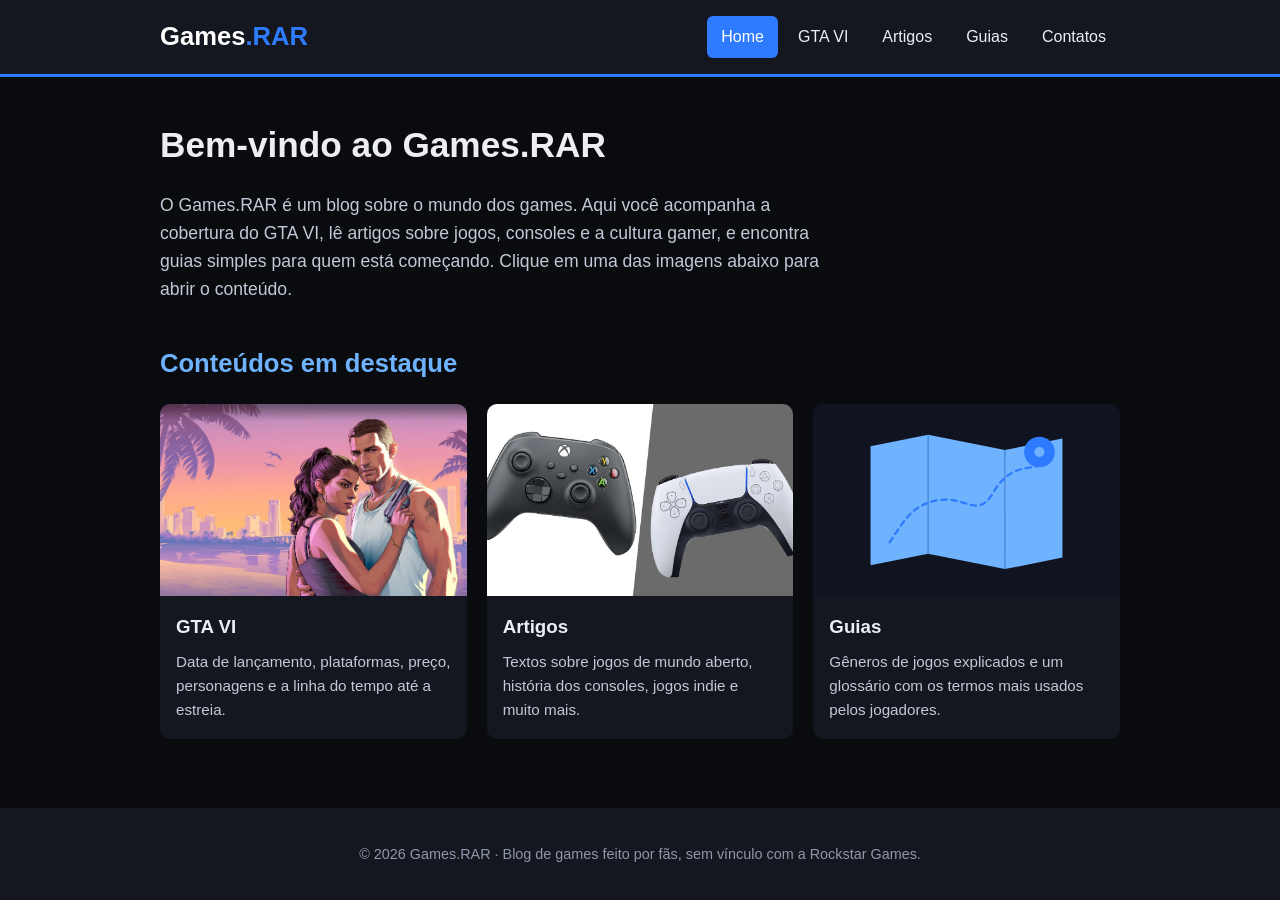
<file: index.html>
<!DOCTYPE html>
<html lang="pt-BR">
<head>
  <meta charset="UTF-8">
  <meta name="viewport" content="width=device-width, initial-scale=1.0">
  <title>Home | Games.RAR</title>
  <link rel="stylesheet" href="style.css">
</head>
<body>
  <header>
    <div class="container">
      <a class="logo" href="index.html">Games<span>.RAR</span></a>
      <nav>
        <ul>
          <li><a href="index.html" class="ativo">Home</a></li>
          <li><a href="gta-vi.html">GTA VI</a></li>
          <li><a href="artigos.html">Artigos</a></li>
          <li><a href="guias.html">Guias</a></li>
          <li><a href="contato.html">Contatos</a></li>
        </ul>
      </nav>
    </div>
  </header>

  <main>
    <div class="container">
      <h1>Bem-vindo ao Games.RAR</h1>
      <p class="intro">O Games.RAR é um blog sobre o mundo dos games. Aqui você acompanha a cobertura do GTA VI, lê artigos sobre jogos, consoles e a cultura gamer, e encontra guias simples para quem está começando. Clique em uma das imagens abaixo para abrir o conteúdo.</p>

      <h2>Conteúdos em destaque</h2>
      <div class="cards">
        <div class="card">
          <a href="gta-vi.html"><img src="img/gta-vi.jpg" alt="Lucia e Jason, protagonistas de GTA VI, em Vice City"></a>
          <div class="texto">
            <h3>GTA VI</h3>
            <p>Data de lançamento, plataformas, preço, personagens e a linha do tempo até a estreia.</p>
          </div>
        </div>
        <div class="card">
          <a href="artigos.html"><img src="img/artigos.jpg" alt="Controles do Xbox Series e do PlayStation 5 lado a lado"></a>
          <div class="texto">
            <h3>Artigos</h3>
            <p>Textos sobre jogos de mundo aberto, história dos consoles, jogos indie e muito mais.</p>
          </div>
        </div>
        <div class="card">
          <a href="guias.html"><img src="img/guias.svg" alt="Ilustração de um mapa com uma rota marcada"></a>
          <div class="texto">
            <h3>Guias</h3>
            <p>Gêneros de jogos explicados e um glossário com os termos mais usados pelos jogadores.</p>
          </div>
        </div>
      </div>
    </div>
  </main>

  <footer>
    <p>&copy; 2026 Games.RAR &middot; Blog de games feito por fãs, sem vínculo com a Rockstar Games.</p>
  </footer>
</body>
</html>
</file>
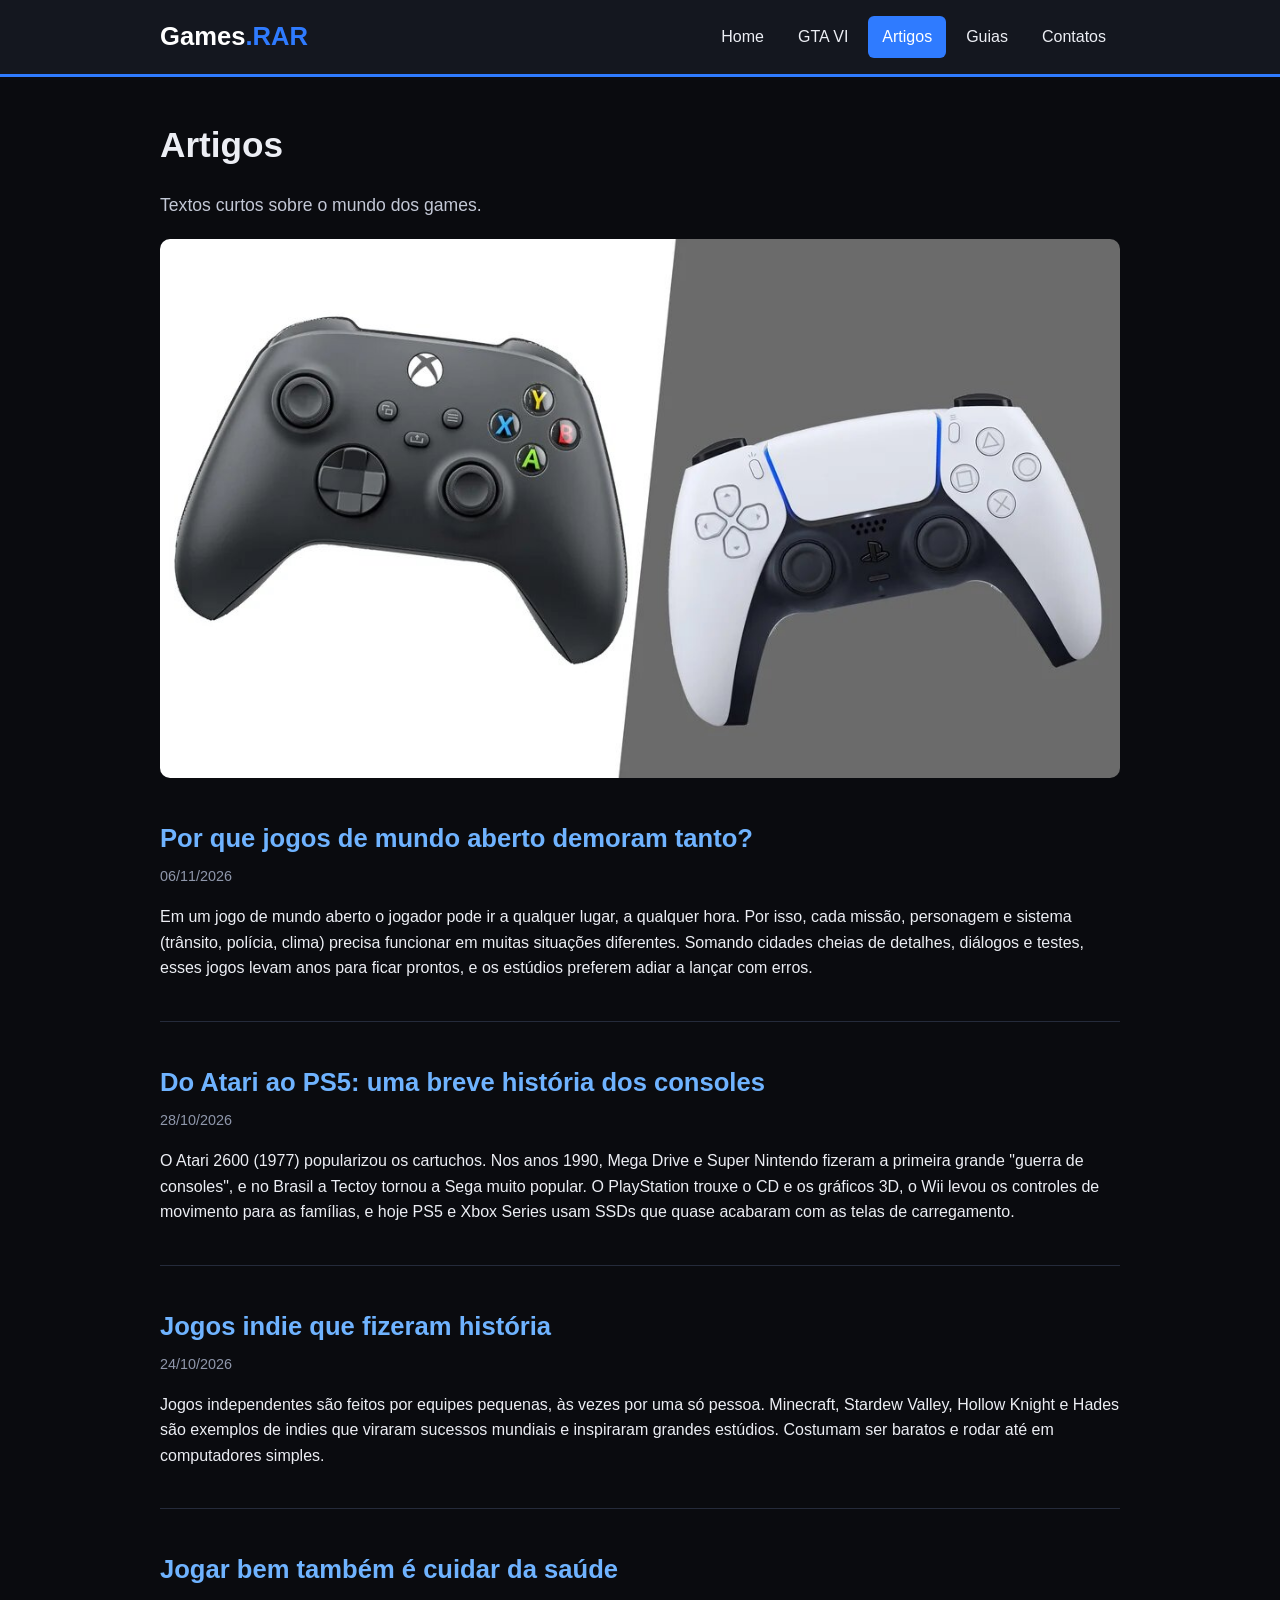
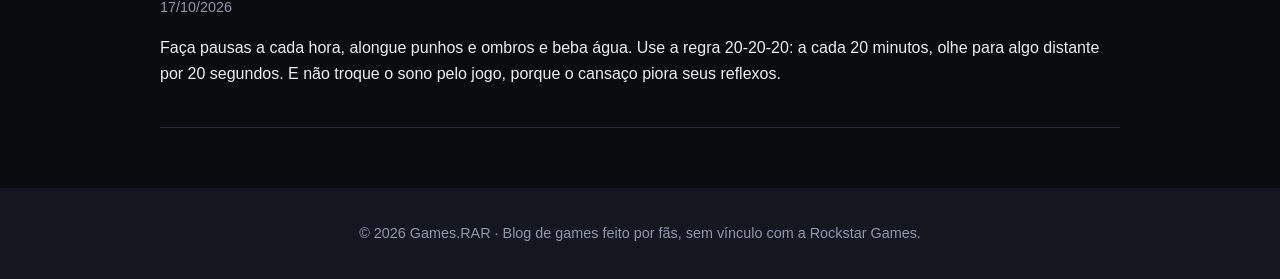
<file: artigos.html>
<!DOCTYPE html>
<html lang="pt-BR">
<head>
  <meta charset="UTF-8">
  <meta name="viewport" content="width=device-width, initial-scale=1.0">
  <title>Artigos | Games.RAR</title>
  <link rel="stylesheet" href="style.css">
</head>
<body>
  <header>
    <div class="container">
      <a class="logo" href="index.html">Games<span>.RAR</span></a>
      <nav>
        <ul>
          <li><a href="index.html">Home</a></li>
          <li><a href="gta-vi.html">GTA VI</a></li>
          <li><a href="artigos.html" class="ativo">Artigos</a></li>
          <li><a href="guias.html">Guias</a></li>
          <li><a href="contato.html">Contatos</a></li>
        </ul>
      </nav>
    </div>
  </header>

  <main>
    <div class="container">
      <h1>Artigos</h1>
      <p class="intro">Textos curtos sobre o mundo dos games.</p>
      <img class="banner" src="img/artigos.jpg" alt="Controles do Xbox Series e do PlayStation 5 lado a lado">

      <article>
        <h2>Por que jogos de mundo aberto demoram tanto?</h2>
        <p class="data">06/11/2026</p>
        <p>Em um jogo de mundo aberto o jogador pode ir a qualquer lugar, a qualquer hora. Por isso, cada missão, personagem e sistema (trânsito, polícia, clima) precisa funcionar em muitas situações diferentes. Somando cidades cheias de detalhes, diálogos e testes, esses jogos levam anos para ficar prontos, e os estúdios preferem adiar a lançar com erros.</p>
      </article>

      <article>
        <h2>Do Atari ao PS5: uma breve história dos consoles</h2>
        <p class="data">28/10/2026</p>
        <p>O Atari 2600 (1977) popularizou os cartuchos. Nos anos 1990, Mega Drive e Super Nintendo fizeram a primeira grande "guerra de consoles", e no Brasil a Tectoy tornou a Sega muito popular. O PlayStation trouxe o CD e os gráficos 3D, o Wii levou os controles de movimento para as famílias, e hoje PS5 e Xbox Series usam SSDs que quase acabaram com as telas de carregamento.</p>
      </article>

      <article>
        <h2>Jogos indie que fizeram história</h2>
        <p class="data">24/10/2026</p>
        <p>Jogos independentes são feitos por equipes pequenas, às vezes por uma só pessoa. Minecraft, Stardew Valley, Hollow Knight e Hades são exemplos de indies que viraram sucessos mundiais e inspiraram grandes estúdios. Costumam ser baratos e rodar até em computadores simples.</p>
      </article>

      <article>
        <h2>Jogar bem também é cuidar da saúde</h2>
        <p class="data">17/10/2026</p>
        <p>Faça pausas a cada hora, alongue punhos e ombros e beba água. Use a regra 20-20-20: a cada 20 minutos, olhe para algo distante por 20 segundos. E não troque o sono pelo jogo, porque o cansaço piora seus reflexos.</p>
      </article>
    </div>
  </main>

  <footer>
    <p>&copy; 2026 Games.RAR &middot; Blog de games feito por fãs, sem vínculo com a Rockstar Games.</p>
  </footer>
</body>
</html>
</file>
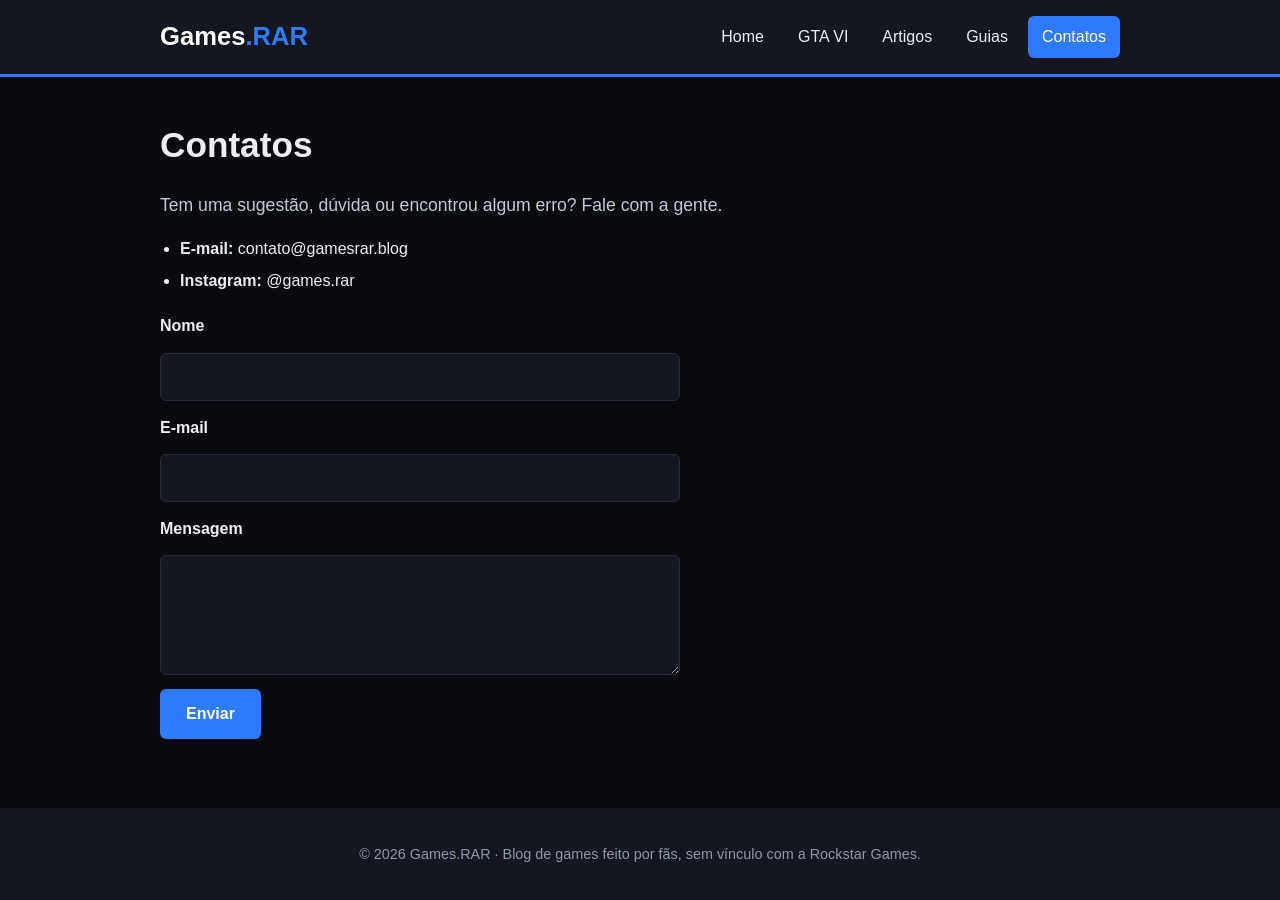
<file: contato.html>
<!DOCTYPE html>
<html lang="pt-BR">
<head>
  <meta charset="UTF-8">
  <meta name="viewport" content="width=device-width, initial-scale=1.0">
  <title>Contatos | Games.RAR</title>
  <link rel="stylesheet" href="style.css">
</head>
<body>
  <header>
    <div class="container">
      <a class="logo" href="index.html">Games<span>.RAR</span></a>
      <nav>
        <ul>
          <li><a href="index.html">Home</a></li>
          <li><a href="gta-vi.html">GTA VI</a></li>
          <li><a href="artigos.html">Artigos</a></li>
          <li><a href="guias.html">Guias</a></li>
          <li><a href="contato.html" class="ativo">Contatos</a></li>
        </ul>
      </nav>
    </div>
  </header>

  <main>
    <div class="container">
      <h1>Contatos</h1>
      <p class="intro">Tem uma sugestão, dúvida ou encontrou algum erro? Fale com a gente.</p>
      <ul class="info">
        <li><strong>E-mail:</strong> contato@gamesrar.blog</li>
        <li><strong>Instagram:</strong> @games.rar</li>
      </ul>

      <form>
        <label for="nome">Nome</label>
        <input type="text" id="nome" name="nome" required>

        <label for="email">E-mail</label>
        <input type="email" id="email" name="email" required>

        <label for="mensagem">Mensagem</label>
        <textarea id="mensagem" name="mensagem" required></textarea>

        <button type="submit">Enviar</button>
      </form>
    </div>
  </main>

  <footer>
    <p>&copy; 2026 Games.RAR &middot; Blog de games feito por fãs, sem vínculo com a Rockstar Games.</p>
  </footer>
</body>
</html>
</file>
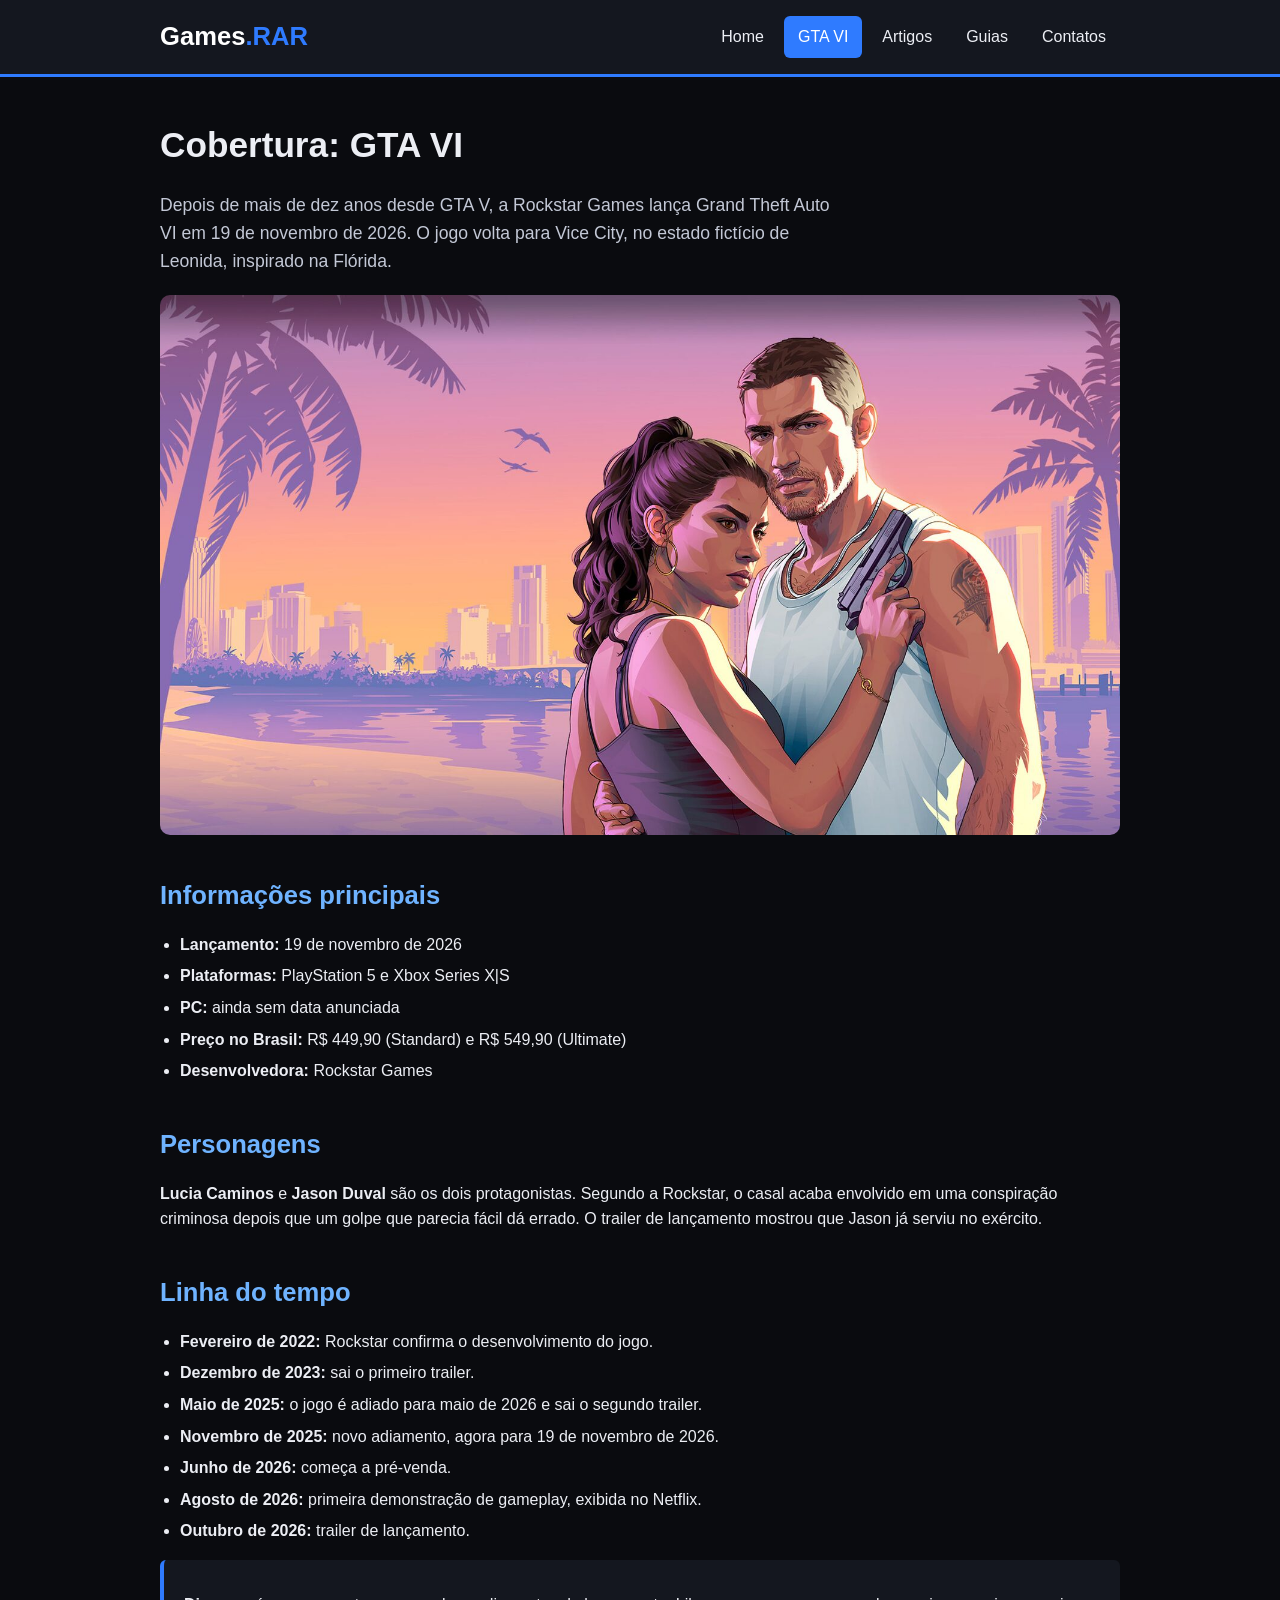
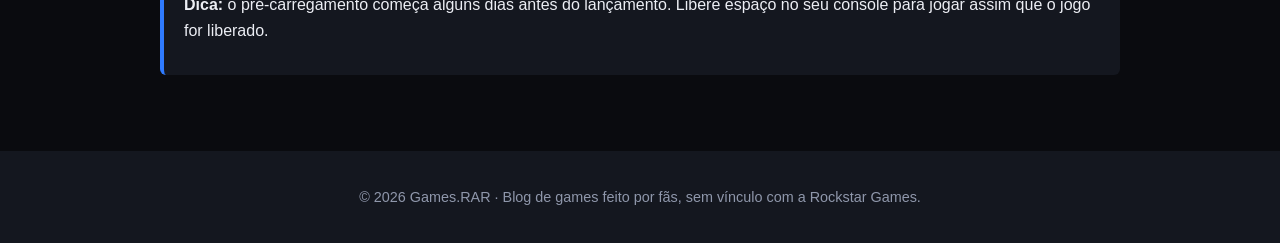
<file: gta-vi.html>
<!DOCTYPE html>
<html lang="pt-BR">
<head>
  <meta charset="UTF-8">
  <meta name="viewport" content="width=device-width, initial-scale=1.0">
  <title>GTA VI | Games.RAR</title>
  <link rel="stylesheet" href="style.css">
</head>
<body>
  <header>
    <div class="container">
      <a class="logo" href="index.html">Games<span>.RAR</span></a>
      <nav>
        <ul>
          <li><a href="index.html">Home</a></li>
          <li><a href="gta-vi.html" class="ativo">GTA VI</a></li>
          <li><a href="artigos.html">Artigos</a></li>
          <li><a href="guias.html">Guias</a></li>
          <li><a href="contato.html">Contatos</a></li>
        </ul>
      </nav>
    </div>
  </header>

  <main>
    <div class="container">
      <h1>Cobertura: GTA VI</h1>
      <p class="intro">Depois de mais de dez anos desde GTA V, a Rockstar Games lança Grand Theft Auto VI em 19 de novembro de 2026. O jogo volta para Vice City, no estado fictício de Leonida, inspirado na Flórida.</p>
      <img class="banner" src="img/gta-vi.jpg" alt="Lucia e Jason abraçados à beira-mar com o pôr do sol de Vice City ao fundo">

      <h2>Informações principais</h2>
      <ul class="info">
        <li><strong>Lançamento:</strong> 19 de novembro de 2026</li>
        <li><strong>Plataformas:</strong> PlayStation 5 e Xbox Series X|S</li>
        <li><strong>PC:</strong> ainda sem data anunciada</li>
        <li><strong>Preço no Brasil:</strong> R$ 449,90 (Standard) e R$ 549,90 (Ultimate)</li>
        <li><strong>Desenvolvedora:</strong> Rockstar Games</li>
      </ul>

      <h2>Personagens</h2>
      <p><strong>Lucia Caminos</strong> e <strong>Jason Duval</strong> são os dois protagonistas. Segundo a Rockstar, o casal acaba envolvido em uma conspiração criminosa depois que um golpe que parecia fácil dá errado. O trailer de lançamento mostrou que Jason já serviu no exército.</p>

      <h2>Linha do tempo</h2>
      <ul class="info">
        <li><strong>Fevereiro de 2022:</strong> Rockstar confirma o desenvolvimento do jogo.</li>
        <li><strong>Dezembro de 2023:</strong> sai o primeiro trailer.</li>
        <li><strong>Maio de 2025:</strong> o jogo é adiado para maio de 2026 e sai o segundo trailer.</li>
        <li><strong>Novembro de 2025:</strong> novo adiamento, agora para 19 de novembro de 2026.</li>
        <li><strong>Junho de 2026:</strong> começa a pré-venda.</li>
        <li><strong>Agosto de 2026:</strong> primeira demonstração de gameplay, exibida no Netflix.</li>
        <li><strong>Outubro de 2026:</strong> trailer de lançamento.</li>
      </ul>

      <div class="caixa">
        <p><strong>Dica:</strong> o pré-carregamento começa alguns dias antes do lançamento. Libere espaço no seu console para jogar assim que o jogo for liberado.</p>
      </div>
    </div>
  </main>

  <footer>
    <p>&copy; 2026 Games.RAR &middot; Blog de games feito por fãs, sem vínculo com a Rockstar Games.</p>
  </footer>
</body>
</html>
</file>
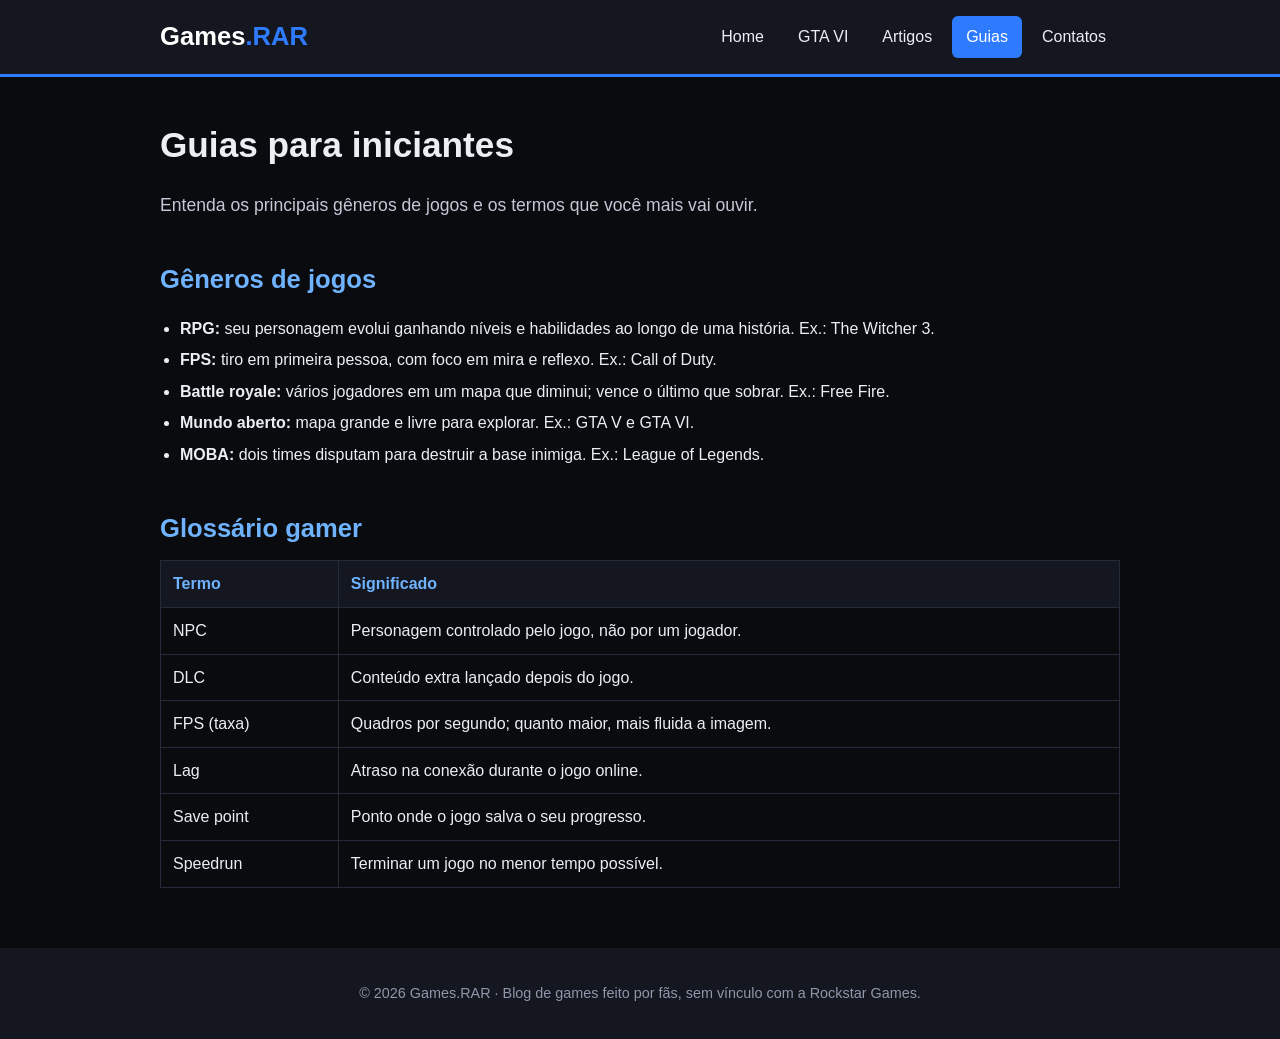
<file: guias.html>
<!DOCTYPE html>
<html lang="pt-BR">
<head>
  <meta charset="UTF-8">
  <meta name="viewport" content="width=device-width, initial-scale=1.0">
  <title>Guias | Games.RAR</title>
  <link rel="stylesheet" href="style.css">
</head>
<body>
  <header>
    <div class="container">
      <a class="logo" href="index.html">Games<span>.RAR</span></a>
      <nav>
        <ul>
          <li><a href="index.html">Home</a></li>
          <li><a href="gta-vi.html">GTA VI</a></li>
          <li><a href="artigos.html">Artigos</a></li>
          <li><a href="guias.html" class="ativo">Guias</a></li>
          <li><a href="contato.html">Contatos</a></li>
        </ul>
      </nav>
    </div>
  </header>

  <main>
    <div class="container">
      <h1>Guias para iniciantes</h1>
      <p class="intro">Entenda os principais gêneros de jogos e os termos que você mais vai ouvir.</p>

      <h2>Gêneros de jogos</h2>
      <ul class="info">
        <li><strong>RPG:</strong> seu personagem evolui ganhando níveis e habilidades ao longo de uma história. Ex.: The Witcher 3.</li>
        <li><strong>FPS:</strong> tiro em primeira pessoa, com foco em mira e reflexo. Ex.: Call of Duty.</li>
        <li><strong>Battle royale:</strong> vários jogadores em um mapa que diminui; vence o último que sobrar. Ex.: Free Fire.</li>
        <li><strong>Mundo aberto:</strong> mapa grande e livre para explorar. Ex.: GTA V e GTA VI.</li>
        <li><strong>MOBA:</strong> dois times disputam para destruir a base inimiga. Ex.: League of Legends.</li>
      </ul>

      <h2>Glossário gamer</h2>
      <div class="tabela">
        <table>
          <thead><tr><th scope="col">Termo</th><th scope="col">Significado</th></tr></thead>
          <tbody>
          <tr><td>NPC</td><td>Personagem controlado pelo jogo, não por um jogador.</td></tr>
          <tr><td>DLC</td><td>Conteúdo extra lançado depois do jogo.</td></tr>
          <tr><td>FPS (taxa)</td><td>Quadros por segundo; quanto maior, mais fluida a imagem.</td></tr>
          <tr><td>Lag</td><td>Atraso na conexão durante o jogo online.</td></tr>
          <tr><td>Save point</td><td>Ponto onde o jogo salva o seu progresso.</td></tr>
          <tr><td>Speedrun</td><td>Terminar um jogo no menor tempo possível.</td></tr>
          </tbody>
        </table>
      </div>
    </div>
  </main>

  <footer>
    <p>&copy; 2026 Games.RAR &middot; Blog de games feito por fãs, sem vínculo com a Rockstar Games.</p>
  </footer>
</body>
</html>
</file>
<file: style.css>
/* Games.RAR - estilo simples, azul e preto */
* { box-sizing: border-box; }

body {
  margin: 0;
  font-family: Arial, Helvetica, sans-serif;
  line-height: 1.6;
  background: #0a0b0f;
  color: #eceef4;
}

a { color: #6fb3ff; }
img { max-width: 100%; display: block; }

.container { max-width: 1000px; margin: 0 auto; padding: 0 20px; }

/* Cabeçalho e menu */
header { background: #14171f; border-bottom: 3px solid #2f7bff; }
header .container {
  display: flex; justify-content: space-between; align-items: center;
  flex-wrap: wrap; gap: 10px; padding-top: 16px; padding-bottom: 16px;
}
.logo { font-size: 1.6rem; font-weight: bold; color: #fff; text-decoration: none; }
.logo span { color: #2f7bff; }
nav ul { list-style: none; margin: 0; padding: 0; display: flex; flex-wrap: wrap; gap: 6px; }
nav a { display: block; padding: 8px 14px; border-radius: 6px; color: #eceef4; text-decoration: none; }
nav a:hover { background: #252b3b; }
nav a.ativo { background: #2f7bff; color: #fff; }

/* Conteúdo */
main { padding: 40px 0 60px; }
h1 { font-size: 2.2rem; margin: 0 0 12px; }
h2 { font-size: 1.6rem; margin: 40px 0 12px; color: #6fb3ff; }
h3 { margin: 0 0 8px; }
.intro { font-size: 1.1rem; color: #c3c8d6; max-width: 70ch; }

/* Cards da Home */
.cards { display: grid; grid-template-columns: repeat(3, 1fr); gap: 20px; margin-top: 20px; }
.card { background: #14171f; border-radius: 10px; overflow: hidden; }
.card img { width: 100%; aspect-ratio: 16 / 10; object-fit: cover; }
.card a:hover img { opacity: .85; }
.card .texto { padding: 16px; }
.card p { margin: 0; color: #c3c8d6; font-size: .95rem; }

/* Imagem principal e listas */
.banner { border-radius: 10px; margin: 20px 0; width: 100%; }
.caixa { background: #14171f; border-left: 4px solid #2f7bff; padding: 16px 20px; border-radius: 6px; margin: 16px 0; }
ul.info { padding-left: 20px; }
ul.info li { margin-bottom: 6px; }

article { border-bottom: 1px solid #252b3b; padding-bottom: 24px; }
.data { color: #8f97ab; font-size: .9rem; margin-top: -6px; }

table { width: 100%; border-collapse: collapse; margin-top: 10px; }
th, td { padding: 10px 12px; border: 1px solid #252b3b; text-align: left; }
th { background: #14171f; color: #6fb3ff; }

/* Formulário */
form { display: grid; gap: 14px; max-width: 520px; margin-top: 20px; }
label { font-weight: bold; }
input, textarea {
  width: 100%; padding: 10px; font: inherit; color: #eceef4;
  background: #14171f; border: 1px solid #252b3b; border-radius: 6px;
}
textarea { min-height: 120px; }
button {
  justify-self: start; padding: 12px 26px; font: inherit; font-weight: bold;
  background: #2f7bff; color: #fff; border: 0; border-radius: 6px; cursor: pointer;
}
button:hover { background: #6fb3ff; color: #0a0b0f; }

/* Rodapé */
footer { background: #14171f; text-align: center; padding: 20px; color: #8f97ab; font-size: .9rem; }

/* Celular */
@media (max-width: 760px) {
  .cards { grid-template-columns: 1fr; }
  h1 { font-size: 1.8rem; }
  .tabela { overflow-x: auto; }
}

/* Rodapé sempre no fim da tela, mesmo em páginas curtas */
body { min-height: 100vh; display: flex; flex-direction: column; }
main { flex: 1; }
</file>
